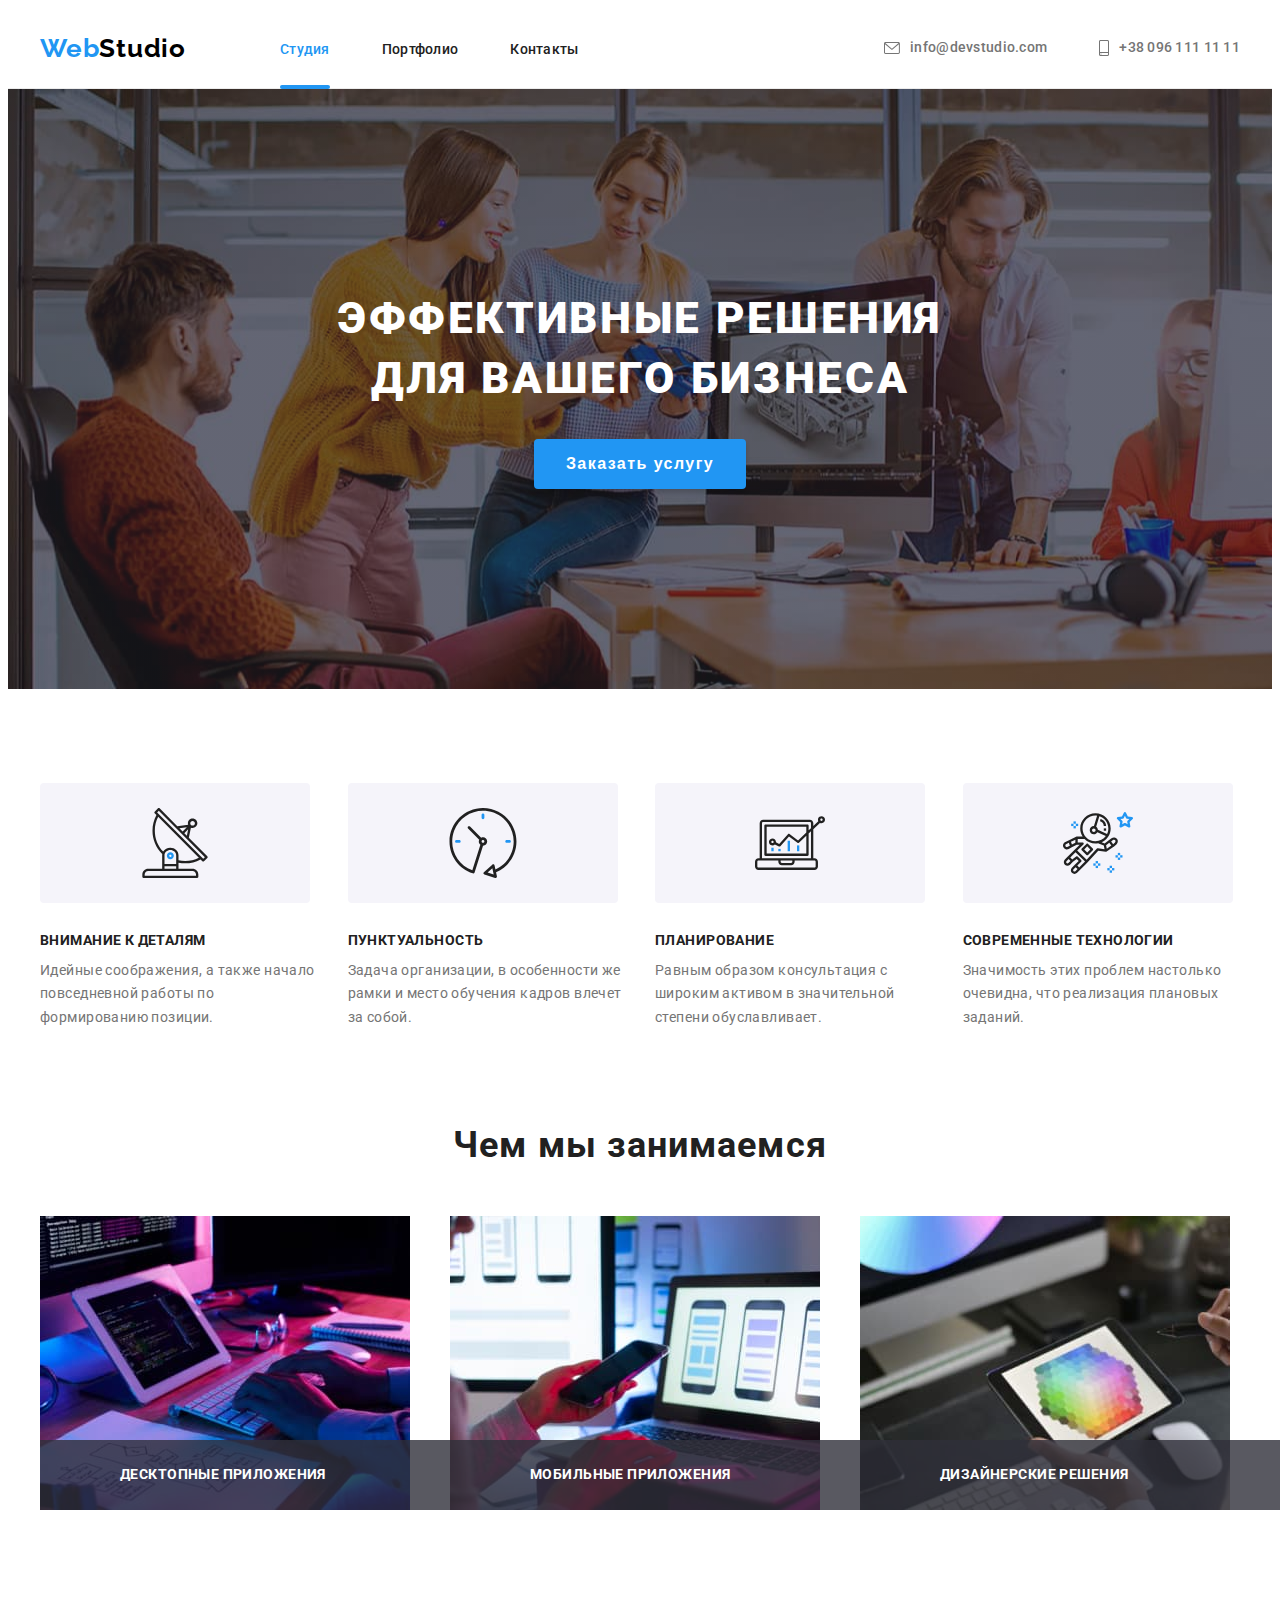
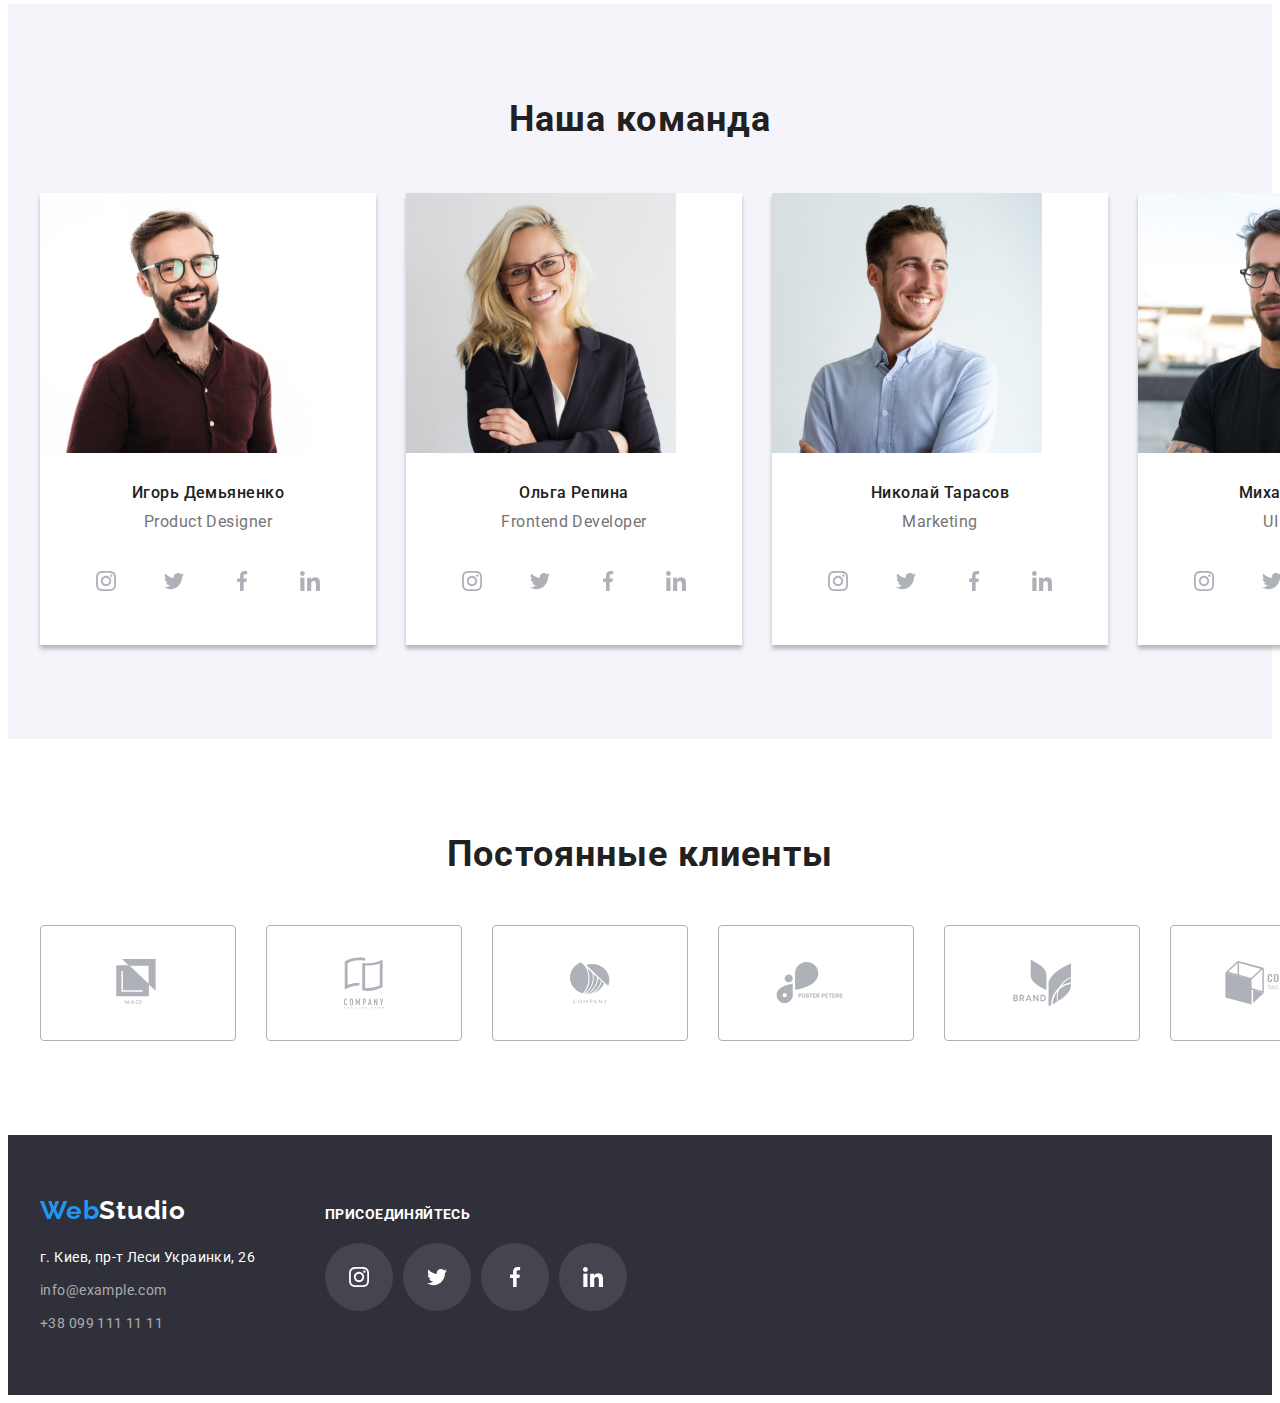
<file: index.html>
<!DOCTYPE html>
<html lang="ru">
<head>
    <meta charset="UTF-8">
    <meta http-equiv="X-UA-Compatible" content="IE=edge">
    <meta name="viewport" content="width=device-width, initial-scale=1.0">
    <title>Веб Студия</title>
    <link rel="preconnect" href="https://fonts.gstatic.com">
    <link href="https://fonts.googleapis.com/css2?family=Raleway:wght@700&family=Roboto:wght@400;500;700;900&display=swap" 
    rel="stylesheet">
    <link rel="stylesheet" href="https://cdnjs.cloudflare.com/ajax/libs/modern-normalize/1.0.0/modern-normalize.min.css" 
    integrity="sha512-ISS7cAi1PEhQ8jnbJpJZMd29NlhNj4AWYyLOSp2CE/CsHxTCu+r+t0D2yoJudVrd0/8fTVPUVDzY5Tvli75u/g=="
    crossorigin="anonymous"/>
    <link rel="stylesheet" href="https://cdnjs.cloudflare.com/ajax/libs/animate.css/4.1.1/animate.min.css"/>
    <link rel="stylesheet" href="./css/styles.css">
</head>
<body>
    <header class="header">
        <div class="container">
        <nav class="navigation"> 
            <a class="header-logo link animate__pulse" href="" lang="en">Web<span class="header-logo-part">Studio</span></a> 
            <ul class="navigation-list list">
                <li class="navigation-list-item">
                    <a class="navigation-link link active" href="">Студия</a>
                </li>
                <li class="navigation-list-item">
                    <a class="navigation-link link" href="./portfolio.html">Портфолио</a>
                </li>
                <li class="navigation-list-item">
                    <a class="navigation-link link" href="">Контакты</a>
                </li>
            </ul>
        </nav>
        <div class="contacts">
         <ul class="contacts list">
            <li class="contacts-item">
                 <a class="header-link link" href="mailto:info@devstudio.com" lang="en">
                        <svg class="contacts-icon" width="16" height="12">
                        <use href="./images/icons.svg#icon-envelope"></use>
                    </svg>
                    info@devstudio.com</a>
            </li>
            <li class="contacts-item"> 
                <a class="header-link link" href="tel:+380961111111">
                    <svg class="contacts-icon" width="10" height="16">
                        <use href="./images/icons.svg#icon-smartphone"></use>
                    </svg>
                    +38 096 111 11 11</a>
            </li>
         </ul>
         </div>
         </div>
          </header>
          <main>
        <!-- HERO -->
        <section class="hero">
            <div class="container">
            <h1 class="hero-title">Эффективные решения <br>для вашего бизнеса</h1>
            <button class="modal-btn" type="button" data-modal-open>Заказать услугу</button>
            </div>
        </section>
        <!-- ABOUT US -->
        <section class="about section">
            <div class="container">
            <h2 class="visually-hidden">Наши преимущества</h2>
            <ul class="advantages-list list">
                <li class="advantages-list-item">
                    <div class="thumb">
                        <svg class="advantages-icon" width="70" height="70">
                            <use href="./images/icons.svg#icon-antenna"></use>
                        </svg>
                    </div>
                    <h3 class="advantages-title">Внимание к деталям</h3>
                    <p class="advantages-description">Идейные соображения, а также начало повседневной работы по формированию позиции.</p>
                </li>
                <li class="advantages-list-item">
                    <div class="thumb">
                        <svg class="advantages-icon" width="70" height="70">
                            <use href="./images/icons.svg#icon-clock"></use>
                        </svg>
                    </div>
                    <h3 class="advantages-title">Пунктуальность</h3>
                    <p class="advantages-description">Задача организации, в особенности же рамки и место обучения кадров влечет за собой.</p>
                </li>
                <li class="advantages-list-item">
                    <div class="thumb">
                        <svg class="advantages-icon" width="70" height="70">
                            <use href="./images/icons.svg#icon-diagram"></use>
                        </svg>
                    </div>
                    <h3 class="advantages-title">Планирование</h3>
                    <p class="advantages-description">Равным образом консультация с широким активом в значительной степени обуславливает.</p>
                </li>
                <li class="advantages-list-item">
                    <div class="thumb">
                        <svg class="advantages-icon" width="70" height="70">
                            <use href="./images/icons.svg#icon-astronaut"></use>
                        </svg>
                    </div>
                    <h3 class="advantages-title">Современные технологии</h3>
                    <p class="advantages-description">Значимость этих проблем настолько очевидна, что реализация плановых заданий.</p>
                </li>
            </ul>
            </div>
        </section>
        <!-- OUR SERVICES -->
        <section class="services">
            <div class="container">
            <h2 class="services-subtitle">Чем мы занимаемся</h2>
            <ul class="services-list list">
                <li class="services-list-item">
                    <img class="services-list-img" src="./images/box-1.jpg" alt="Работа с компьютером" width="370" height="294">
                    <p class="serices-overlay">Десктопные приложения</p>
                </li>
                <li class="services-list-item">
                    <img class="services-list-img" src="./images/box-2.jpg" alt="Работа с телефоном" width="370" height="294">
                    <p class="serices-overlay">Мобильные приложения</p>
                </li>
                <li class="services-list-item">
                    <img class="services-list-img" src="./images/box-3.jpg" alt="Работа с планшетом" width="370" height="294">
                    <p class="serices-overlay">Дизайнерские решения</p>
                </li>
            </ul>
            </div>
        </section>
        <!-- TEAM  -->
        <section class="team section">
            <div class="container">
            <h2 class="team-subtitle">Наша команда</h2>
            <ul class="team-list list">
                <li class="team-list-item">
                    <img class="team-list-img" src="./images/team-1.jpg" alt="Участник команды" width="270" height="260">
                    <div class="team-list-content-wrapper">
                    <h3 class="team-title">Игорь Демьяненко</h3>
                    <p class="team-description" lang="en">Product Designer</p>
                    <ul class="social-list">
                            <li class="social-item">
                                <a class="social-list-link" href="">
                                <svg class="social-icon" width="20" height="20">
                                    <use href="./images/icons.svg#icon-instagram"></use> 
                                </svg>
                            </a>
                            </li>
                            <li class="social-item">
                                <a class="social-list-link" href="">
                                    <svg class="social-icon" width="20" height="20">
                                        <use href="./images/icons.svg#icon-twitter"></use>
                                    </svg>
                                </a>
                            </li>
                            <li class="social-item">
                                <a class="social-list-link" href="">
                                    <svg class="social-icon" width="20" height="20">
                                        <use href="./images/icons.svg#icon-facebook"></use>
                                    </svg>
                                </a>
                            </li>
                            <li class="social-item">
                                <a class="social-list-link" href="">
                                    <svg class="social-icon" width="20" height="20">
                                        <use href="./images/icons.svg#icon-linkedin"></use>
                                    </svg>
                                </a>
                            </li>
                        </ul>
                    </div>
                </li>
                <li class="team-list-item">
                    <img class="team-list-img" src="./images/team-2.jpg" alt="Участник команды" width="270" height="260">
                    <div class="team-list-content-wrapper">
                    <h3 class="team-title">Ольга Репина</h3>
                    <p class="team-description" lang="en">Frontend Developer</p>
                    <ul class="social-list">
                        <li class="social-item">
                            <a class="social-list-link" href="">
                                <svg class="social-icon" width="20" height="20">
                                    <use href="./images/icons.svg#icon-instagram"></use>
                                </svg>
                            </a>
                        </li>
                        <li class="social-item">
                             <a class="social-list-link" href="">
                                <svg class="social-icon" width="20" height="20">
                                    <use href="./images/icons.svg#icon-twitter"></use>
                                </svg>
                            </a>
                         </li>
                        <li class="social-item">
                            <a class="social-list-link" href="">
                                 <svg class="social-icon" width="20" height="20">
                                     <use href="./images/icons.svg#icon-facebook"></use>
                                 </svg>
                            </a>
                        </li>
                        <li class="social-item">
                            <a class="social-list-link" href="">
                                <svg class="social-icon" width="20" height="20">
                                    <use href="./images/icons.svg#icon-linkedin"></use>
                                </svg>
                            </a>
                        </li>
                    </ul>
                    </div>
                </li>
                <li class="team-list-item">
                    <img class="team-list-img" src="./images/team-3.jpg" alt="Участник команды" width="270" height="260">
                    <div class="team-list-content-wrapper">
                    <h3 class="team-title">Николай Тарасов</h3>
                    <p class="team-description" lang="en">Marketing</p>
                    <ul class="social-list">
                        <li class="social-item">
                            <a class="social-list-link" href="">
                                <svg class="social-icon" width="20" height="20">
                                    <use href="./images/icons.svg#icon-instagram"></use>
                                </svg>
                            </a>
                        </li>
                        <li class="social-item">
                             <a class="social-list-link" href="">
                                <svg class="social-icon" width="20" height="20">
                                    <use href="./images/icons.svg#icon-twitter"></use>
                                </svg>
                            </a>
                         </li>
                        <li class="social-item">
                            <a class="social-list-link" href="">
                                 <svg class="social-icon" width="20" height="20">
                                     <use href="./images/icons.svg#icon-facebook"></use>
                                 </svg>
                            </a>
                        </li>
                        <li class="social-item">
                            <a class="social-list-link" href="">
                                <svg class="social-icon" width="20" height="20">
                                    <use href="./images/icons.svg#icon-linkedin"></use>
                                </svg>
                            </a>
                        </li>
                    </ul>
                    </div>
                </li>
                <li class="team-list-item">
                    <img class="team-list-img" src="./images/team-4.jpg" alt="Участник команды" width="270" height="260">
                    <div class="team-list-content-wrapper">
                    <h3 class="team-title">Михаил Ермаков</h3>
                    <p class="team-description" lang="en">UI Designer</p>
                    <ul class="social-list">
                        <li class="social-item">
                            <a class="social-list-link" href="">
                                <svg class="social-icon" width="20" height="20">
                                    <use href="./images/icons.svg#icon-instagram"></use>
                                </svg>
                            </a>
                        </li>
                        <li class="social-item">
                            <a class="social-list-link" href="">
                                <svg class="social-icon" width="20" height="20">
                                    <use href="./images/icons.svg#icon-twitter"></use>
                                </svg>
                            </a>
                        </li>
                        <li class="social-item">
                            <a class="social-list-link" href="">
                                <svg class="social-icon" width="20" height="20">
                                    <use href="./images/icons.svg#icon-facebook"></use>
                                </svg>
                            </a>
                        </li>
                        <li class="social-item">
                            <a class="social-list-link" href="">
                                <svg class="social-icon" width="20" height="20">
                                    <use href="./images/icons.svg#icon-linkedin"></use>
                                </svg>
                            </a>
                        </li>
                    </ul>
                    </div>
                </li>
            </ul>
            </div>
        </section>
        <!-- CLIENTS  -->
        <section class="clients section">
            <div class="container">
                <h2 class="clients-subtitle">Постоянные клиенты</h2>
                <ul class="clients-list">
                    <li class="clients-list-item">
                        <a class="clients-list-link" href="">
                            <svg class="clients-icon" width="44" height="48">
                                <use href="./images/icons.svg#icon-logo-1"></use>
                            </svg>  
                        </a>
                    </li>
                    <li class="clients-list-item">
                        <a class="clients-list-link" href="">
                            <svg class="clients-icon" width="40" height="52">
                                <use href="./images/icons.svg#icon-logo-2"></use>
                            </svg>
                        </a>
                    </li>
                    <li class="clients-list-item">
                        <a class="clients-list-link" href="">
                            <svg class="clients-icon" width="40" height="42">
                                <use href="./images/icons.svg#icon-logo-3"></use>
                            </svg>
                        </a>
                    </li>
                    <li class="clients-list-item">
                        <a class="clients-list-link" href="">
                            <svg class="clients-icon" width="80" height="42">
                                <use href="./images/icons.svg#icon-logo-4"></use>
                            </svg>
                        </a>
                    </li>
                    <li class="clients-list-item">
                        <a class="clients-list-link" href="">
                            <svg class="clients-icon" width="58" height="46">
                                <use href="./images/icons.svg#icon-logo-5"></use>
                            </svg>
                        </a>
                    </li>
                    <li class="clients-list-item">
                        <a class="clients-list-link" href="">
                            <svg class="clients-icon" width="88" height="44">
                                <use href="./images/icons.svg#icon-logo-6"></use>
                            </svg>
                        </a>
                    </li>
                    </ul>
            </div>
        </section>
                </main>
    <footer class="footer">
        <div class="container">
            <div class="footer-list">
        <a class="footer-logo link" href="" lang="en">Web<span class="footer-logo-part">Studio</span></a>
        <address class="adress">
            <p class="adress-name">г. Киев, пр-т Леси Украинки, 26</p>
            <a class="footer-link list link" href="mailto:info@example.com">info@example.com</a>
            <a class="footer-link list link" href="tel:+380991111111">+38 099 111 11 11</a>
        </address>
            </div>
        <div class="section-footer-social-list">
            <b class="join-us">Присоединяйтесь</b>
            <ul class="footer-social-list">
                <li class="footer-social-list-item">
                    <a href="" class="footer-social-list-link">
                        <svg class="footer-social-list-icon" width="20" height="20">
                            <use href="./images/icons.svg#icon-instagram"></use>
                        </svg>
                    </a>
                </li>
                <li class="footer-social-list-item">
                    <a href="" class="footer-social-list-link">
                        <svg class="footer-social-list-icon" width="20" height="20">
                            <use href="./images/icons.svg#icon-twitter"></use>
                        </svg>
                    </a>
                </li>
                <li class="footer-social-list-item">
                    <a href="" class="footer-social-list-link">
                        <svg class="footer-social-list-icon" width="20" height="20">
                            <use href="./images/icons.svg#icon-facebook"></use>
                        </svg>
                    </a>
                </li>
                <li class="footer-social-list-item">
                    <a href="" class="footer-social-list-link">
                        <svg class="footer-social-list-icon" width="20" height="20">
                            <use href="./images/icons.svg#icon-linkedin"></use>
                        </svg>
                    </a>
                </li>
            </ul>
        </div>
        </div>
    </footer>
    <div class="backdrop is-hidden" data-modal>
        <div class="modal">
            <button type="button" class="modal-close-btn" data-modal-close>
                <svg class="footer-social-list-icon" width="18" height="18">
                    <use href="./images/icons.svg#icon-close"></use>
                </svg>
            </button>
        </div>
    </div>
    <script src="./js/modal.js"></script>
</body> 
</html>
</file>
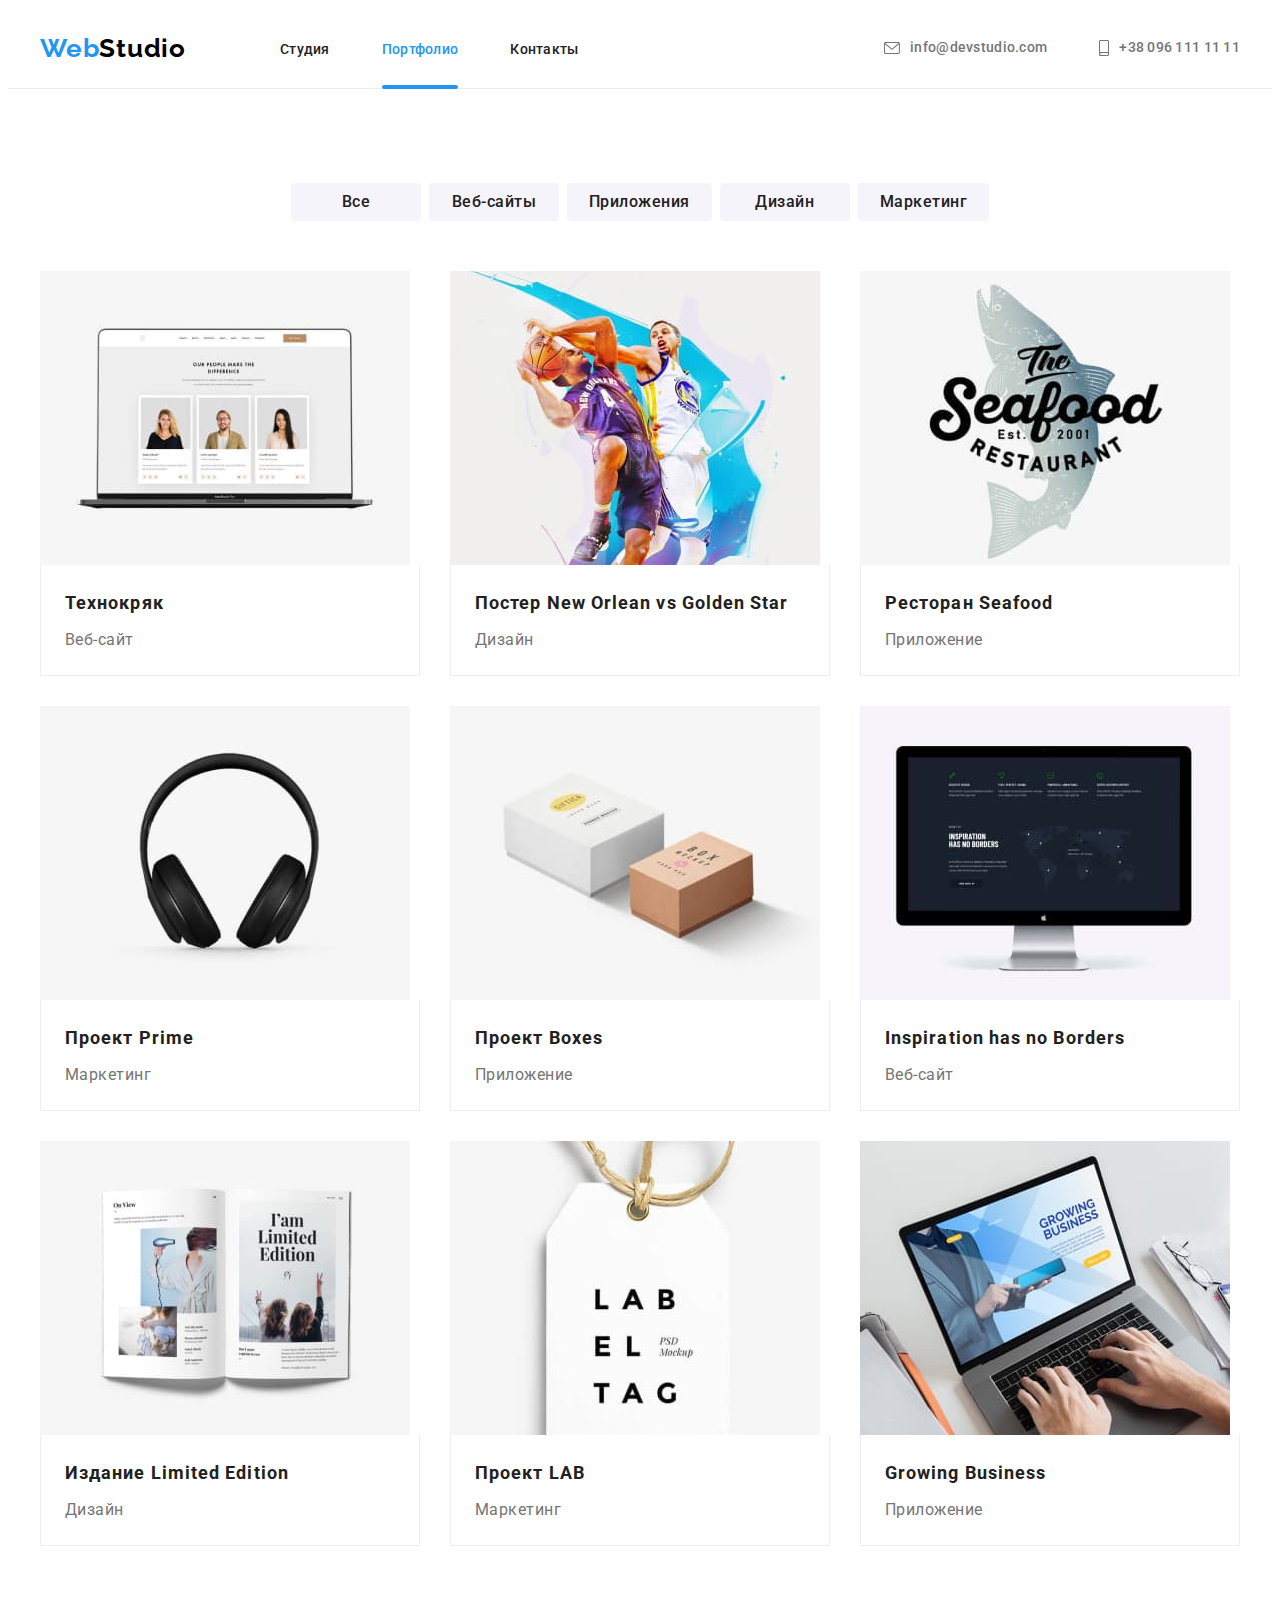
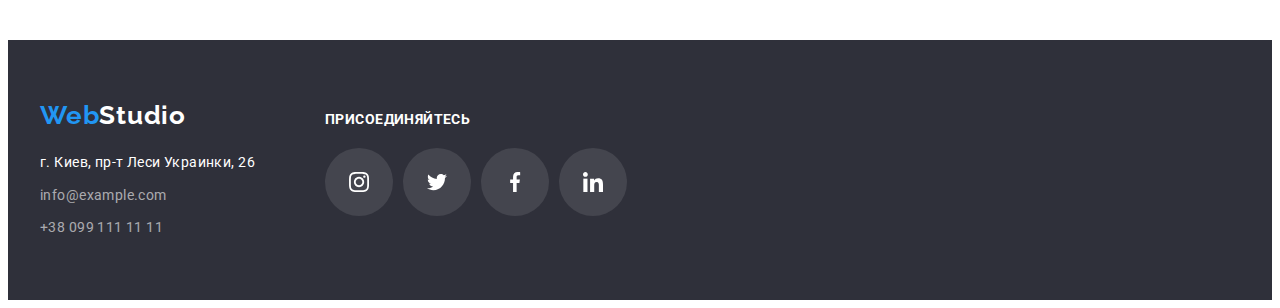
<file: portfolio.html>
<!DOCTYPE html>
<html lang="ru">
<head>
    <meta charset="UTF-8">
    <meta http-equiv="X-UA-Compatible" content="IE=edge">
    <meta name="viewport" content="width=device-width, initial-scale=1.0">
    <title>Portfolio</title>
    <link rel="preconnect" href="https://fonts.gstatic.com">
    <link href="https://fonts.googleapis.com/css2?family=Raleway:wght@700&family=Roboto:wght@400;500;700;900&display=swap"
    rel="stylesheet">
    <link rel="stylesheet" href="https://cdnjs.cloudflare.com/ajax/libs/modern-normalize/1.0.0/modern-normalize.min.css"
    integrity="sha512-ISS7cAi1PEhQ8jnbJpJZMd29NlhNj4AWYyLOSp2CE/CsHxTCu+r+t0D2yoJudVrd0/8fTVPUVDzY5Tvli75u/g=="
    crossorigin="anonymous" />
    <link rel="stylesheet" href="https://cdnjs.cloudflare.com/ajax/libs/animate.css/4.1.1/animate.min.css" />
    <link rel="stylesheet" href="./css/styles.css">
</head>
<body>
    <header class="header">
        <div class="container">
        <nav class="navigation">
            <a class="header-logo link animate__pulse" href="" lang="en">Web<span class="header-logo-part">Studio</span></a>
            <ul class="navigation-list list">
                <li class="navigation-list-item">
                    <a class="navigation-link link" href="./index.html">Студия</a>
                </li>
                <li class="navigation-list-item">
                    <a class="navigation-link link active" href="">Портфолио</a>
                </li>
                <li class="navigation-list-item">
                    <a class="navigation-link link " href="">Контакты</a>
                </li>
            </ul>
        </nav>
        <div class="contacts">
            <ul class="contacts list">
                <li class="contacts-item">
                    <a class="header-link link" href="mailto:info@devstudio.com" lang="en">
                        <svg class="contacts-icon" width="16" height="12">
                            <use href="./images/icons.svg#icon-envelope"></use>
                        </svg>
                        info@devstudio.com</a>
                </li>
                <li class="contacts-item">
                    <a class="header-link link" href="tel:+380961111111">
                        <svg class="contacts-icon" width="10" height="16">
                            <use href="./images/icons.svg#icon-smartphone"></use>
                        </svg>
                        +38 096 111 11 11</a>
                </li>
            </ul>
        </div>
        </div>
    </header>
    <main>
        <h1 class="visually-hidden"> Реализованные проекты студии</h1>
        <section class="portfolio section">
            <div class="container">
            <ul class="portfolio-list list">
                <li class="portfolio-list-item">
                        <button class="portfolio-modal-btn" type="button">Все</button>
                </li>
                <li class="portfolio-list-item">
                        <button class="portfolio-modal-btn" type="button">Веб-сайты</button>
                </li>
                <li class="portfolio-list-item">
                        <button class="portfolio-modal-btn" type="button">Приложения</button>
                </li>
                <li class="portfolio-list-item">
                        <button class="portfolio-modal-btn" type="button">Дизайн</button>
                </li>
                <li class="portfolio-list-item">
                        <button class="portfolio-modal-btn" type="button">Маркетинг</button>
                </li>
            </ul>
            <ul class="projects-list list">
                <li class="projects-list-item">
                    <a href="" class="projects-link">
                        <div class="projects-list-overlay-wrapper">
                    <img class="projects-list-img" src="./images/project-1.jpg" alt="Пример выполненного проекта" width="370" height="294">
                    <p class="overlay">Технокряк это современная площадка распространения коронавируса. Компании используют эту платформу для цифрового
                    шпионажа и атак на защищённые сервера конкурентов.</p>
                        </div>
                    <div class="projects-list-content-wrapper">
                        <h2  class="projects-name">Технокряк</h2>
                        <p  class="projects-description">Веб-сайт</p>
                    </div>
                    </a>
                </li>
                <li class="projects-list-item">
                    <a href="" class="projects-link">
                        <div class="projects-list-overlay-wrapper">
                    <img class="projects-list-img" src="./images/project-2.jpg" alt="Пример выполненного проекта" width="370" height="294">
                    <p class="overlay">Технокряк это современная площадка распространения коронавируса. Компании используют эту платформу для цифрового
                        шпионажа и атак на защищённые сервера конкурентов.</p>
                        </div>
                    <div class="projects-list-content-wrapper">
                        <h2 class="projects-name">Постер<span lang="en"> New Orlean vs Golden Star</span></h2>
                        <p class="projects-description">Дизайн</p>
                    </div>
                    </a>
                </li>
                <li class="projects-list-item">
                    <a href="" class="projects-link">
                        <div class="projects-list-overlay-wrapper"">
                    <img class="projects-list-img" src="./images/project-3.jpg" alt="Пример выполненного проекта" width="370" height="294">
                    <p class="overlay">Технокряк это современная площадка распространения коронавируса. Компании используют эту платформу для цифрового
                        шпионажа и атак на защищённые сервера конкурентов.</p>
                        </div>
                    <div class="projects-list-content-wrapper">
                        <h2 class="projects-name">Ресторан<span lang="en"> Seafood</span></h2>
                        <p class="projects-description">Приложение</p>
                    </div>
                    </a>
                </li>
                <li class="projects-list-item">
                    <a href="" class="projects-link">
                        <div class="projects-list-overlay-wrapper">
                    <img class="projects-list-img" src="./images/project-4.jpg" alt="Пример выполненного проекта" width="370" height="294">
                    <p class="overlay">Технокряк это современная площадка распространения коронавируса. Компании используют эту платформу для цифрового
                        шпионажа и атак на защищённые сервера конкурентов.</p>
                        </div>
                    <div class="projects-list-content-wrapper">
                        <h2 class="projects-name">Проект<span lang="en"> Prime</span></h2>
                        <p class="projects-description">Маркетинг</p>
                    </div>
                    </a>
                </li>
                <li class="projects-list-item">
                    <a href="" class="projects-link">
                        <div class="projects-list-overlay-wrapper">
                    <img class="projects-list-img" src="./images/project-5.jpg" alt="Пример выполненного проекта" width="370" height="294">
                    <p class="overlay">Технокряк это современная площадка распространения коронавируса. Компании используют эту платформу для цифрового
                        шпионажа и атак на защищённые сервера конкурентов.</p>
                        </div>
                    <div class="projects-list-content-wrapper">
                        <h2 class="projects-name">Проект<span lang="en"> Boxes</span></h2>
                        <p class="projects-description">Приложение</p>
                    </div>
                    </a>
                </li>
                <li class="projects-list-item">
                    <a href="" class="projects-link">
                        <div class="projects-list-overlay-wrapper">
                    <img class="projects-list-img" src="./images/project-6.jpg" alt="Пример выполненного проекта" width="370" height="294">
                    <p class="overlay">Технокряк это современная площадка распространения коронавируса. Компании используют эту платформу для цифрового
                        шпионажа и атак на защищённые сервера конкурентов.</p>
                        </div>
                    <div class="projects-list-content-wrapper">
                        <h2 class="projects-name" lang="en"> Inspiration has no Borders</h2>
                        <p class="projects-description">Веб-сайт</p>
                    </div>
                    </a>
                </li>
                <li class="projects-list-item">
                    <a href="" class="projects-link">
                        <div class="projects-list-overlay-wrapper">
                    <img class="projects-list-img" src="./images/project-7.jpg" alt="Пример выполненного проекта" width="370" height="294">
                    <p class="overlay">Технокряк это современная площадка распространения коронавируса. Компании используют эту платформу для цифрового
                        шпионажа и атак на защищённые сервера конкурентов.</p>
                        </div>
                    <div class="projects-list-content-wrapper">
                        <h2 class="projects-name">Издание<span lang="en"> Limited Edition</span></h2>
                        <p class="projects-description">Дизайн</p>
                    </div>
                    </a>
                </li>
                <li class="projects-list-item">
                    <a href="" class="projects-link">
                        <div class="projects-list-overlay-wrapper">
                    <img class="projects-list-img" src="./images/project-8.jpg" alt="Пример выполненного проекта" width="370" height="294">
                    <p class="overlay">Технокряк это современная площадка распространения коронавируса. Компании используют эту платформу для цифрового
                         шпионажа и атак на защищённые сервера конкурентов.</p>
                        </div>
                    <div class="projects-list-content-wrapper">
                        <h2 class="projects-name">Проект<span lang="en"> LAB</span></h2>
                        <p class="projects-description">Маркетинг</p>
                    </div>
                    </a>
                </li>
                <li class="projects-list-item">
                    <a href="" class="projects-link">
                        <div class="projects-list-overlay-wrapper">
                    <img class="projects-list-img" src="./images/project-9.jpg" alt="Пример выполненного проекта" width="370" height="294">
                    <p class="overlay">Технокряк это современная площадка распространения коронавируса. Компании используют эту платформу для цифрового
                        шпионажа и атак на защищённые сервера конкурентов.</p>
                        </div>
                    <div class="projects-list-content-wrapper">
                        <h2 class="projects-name" lang="en"> Growing Business</h2>
                        <p class="projects-description">Приложение</p>
                    </div>
                    </a>
                </li>
            </ul>
            </div>
        </section>
    </main>
    <footer class="footer">
        <div class="container">
            <div class="footer-list">
                <a class="footer-logo link" href="" lang="en">Web<span class="footer-logo-part">Studio</span></a>
                <address class="adress">
                    <p class="adress-name">г. Киев, пр-т Леси Украинки, 26</p>
                    <a class="footer-link list link" href="mailto:info@example.com">info@example.com</a>
                    <a class="footer-link list link" href="tel:+380991111111">+38 099 111 11 11</a>
                </address>
            </div>
            <div class="section-footer-social-list">
                <b class="join-us">Присоединяйтесь</b>
                <ul class="footer-social-list">
                    <li class="footer-social-list-item">
                        <a href="" class="footer-social-list-link">
                            <svg class="footer-social-list-icon" width="20" height="20">
                                <use href="./images/icons.svg#icon-instagram"></use>
                            </svg>
                        </a>
                    </li>
                    <li class="footer-social-list-item">
                        <a href="" class="footer-social-list-link">
                            <svg class="footer-social-list-icon" width="20" height="20">
                                <use href="./images/icons.svg#icon-twitter"></use>
                            </svg>
                        </a>
                    </li>
                    <li class="footer-social-list-item">
                        <a href="" class="footer-social-list-link">
                            <svg class="footer-social-list-icon" width="20" height="20">
                                <use href="./images/icons.svg#icon-facebook"></use>
                            </svg>
                        </a>
                    </li>
                    <li class="footer-social-list-item">
                        <a href="" class="footer-social-list-link">
                            <svg class="footer-social-list-icon" width="20" height="20">
                                <use href="./images/icons.svg#icon-linkedin"></use>
                            </svg>
                        </a>
                    </li>
                </ul>
            </div>
            </div>
        </footer>
    </body>
</html>
</file>
<file: css/styles.css>
:root {
  --main-font: 'Roboto', sans-serif;
  --secondary-font: 'Raleway', sans-serif;
  --accent-color: #2196f3;
  --main-text-color: #212121;
  --secondary-text-color: #757575;
  --third-text-color: #ffffff;
  --main-background-color: #2f303a;
  --section-background-color: #f5f4fa;
  --logo-part-color: #000000;
  --footer-link-color: rgba(255, 255, 255, 0.6);
  --header-border-bottom: #ececec;
  --projects-border-bottom: #eeeeee;
  --icons-color: #afb1b8;
}
body {
  font-family: var(--main-font);
  color: var(--main-text-color);
}
h1,
h2,
h3,
h4,
h5,
h6,
p {
  margin: 0;
}
ul,
ol {
  margin: 0;
  padding: 0;
}
img {
  display: block;
  max-width: 100%;
}
ul {
  list-style-type: none;
}
a {
  text-decoration: none;
}
.link {
  text-decoration: none;
}
.list {
  list-style: none;
}
.adress {
  font-style: normal;
}
.visually-hidden {
  position: absolute !important;
  clip: rect(1px 1px 1px 1px); /* IE6, IE7 */
  clip: rect(1px, 1px, 1px, 1px);
  padding: 0 !important;
  border: 0 !important;
  height: 1px !important;
  width: 1px !important;
  overflow: hidden;
}
.container {
  width: 1200px;
  margin: 0 auto;
  padding-left: 15px;
  padding-right: 15px;
}
.section {
  padding-top: 94px;
  padding-bottom: 94px;
}
/* ==============================СТИЛИ ХЕДЕРА=============================== */
.header .container {
  display: flex;
  align-items: center;
}
.header {
  border-bottom: 1px solid var(--header-border-bottom);
}
.navigation {
  display: flex;
  align-items: center;
}
.navigation-list {
  display: flex;
  align-items: flex-start;
}
.header-logo {
  font-family: var(--secondary-font);
  font-weight: 700;
  font-size: 26px;
  line-height: 1.19;
  letter-spacing: 0.03em;
  color: var(--accent-color);
  margin-right: 94px;
  animation-duration: 1000ms;
}
.header-logo-part {
  color: var(--logo-part-color);
}
.navigation-list-item:not(:last-child) {
  margin-right: 52px;
}
.navigation-link {
  font-weight: 500;
  font-size: 14px;
  line-height: 1.14;
  letter-spacing: 0.02em;
  color: var(--main-text-color);
  padding-top: 32px;
  padding-bottom: 32px;
  transition: color 250ms cubic-bezier(0.4, 0, 0.2, 1);
}
.navigation-link:hover,
.navigation-link:focus {
  color: var(--accent-color);
}
.active {
  position: relative;
  color: var(--accent-color);
}
.active::after {
  position: absolute;
  bottom: 0;
  left: 0;
  content: '';
  display: inline;
  width: 100%;
  height: 4px;
  border-radius: 2px;
  background: var(--accent-color);
}
.contacts-item:not(:last-child) {
  margin-right: 52px;
}
.header-link {
  display: flex;
  align-items: center;
  font-weight: 500;
  font-size: 14px;
  line-height: 1.14;
  letter-spacing: 0.02em;
  color: var(--secondary-text-color);
  padding-top: 32px;
  padding-bottom: 32px;
  transition: color 250ms cubic-bezier(0.4, 0, 0.2, 1);
}
.header-link:hover,
.header-link:focus {
  color: var(--accent-color);
}
.header-link:hover .contacts-icon,
.header-link:focus .contacts-icon {
  fill: var(--accent-color);
}
.contacts-icon {
  margin-right: 10px;
  transition: fill 250ms cubic-bezier(0.4, 0, 0.2, 1);
  fill: var(--secondary-text-color);
}
.contacts {
  display: flex;
  margin-left: auto;
}
/* ========================СТИЛИ MAIN================================== */
.hero {
  background-color: var(--main-background-color);
  padding-top: 200px;
  padding-bottom: 200px;
  background-image: linear-gradient(
      rgba(47, 48, 58, 0.4),
      rgba(47, 48, 58, 0.4)
    ),
    url(../images/bg.jpg);
  background-repeat: no-repeat;
  background-size: cover;
  max-width: 1600px;
  margin: 0 auto;
}
.hero .container {
  text-align: center;
}
.hero-title {
  font-weight: 900;
  font-size: 44px;
  line-height: 1.36;
  letter-spacing: 0.06em;
  text-transform: uppercase;
  color: var(--third-text-color);
  margin-bottom: 30px;
}
/* ============= COMPONENTS ============= */
.modal-btn {
  min-width: 200px;
  padding: 10px 32px;
  background: var(--accent-color);
  box-shadow: 0px 4px 4px rgba(0, 0, 0, 0.15);
  border-radius: 4px;
  font-weight: 600;
  font-size: 16px;
  line-height: 1.87;
  letter-spacing: 0.09em;
  color: var(--third-text-color);
  border-style: unset;
}
.modal-btn:hover,
.modal-btn:focus {
  cursor: pointer;
}
.advantages-list {
  display: flex;
  margin-top: -30px;
  margin-left: -30px;
}
.advantages-list-item {
  margin-left: 30px;
  margin-top: 30px;
  flex-basis: calc(100% / 4 - 30px);
}
.advantages-title {
  font-weight: 700;
  font-size: 14px;
  line-height: 1.14;
  letter-spacing: 0.03em;
  text-transform: uppercase;
  margin-bottom: 10px;
}
.advantages-description {
  font-size: 14px;
  line-height: 1.71;
  letter-spacing: 0.03em;
  color: var(--secondary-text-color);
}
.services {
  padding-bottom: 94px;
}
.services-list {
  display: flex;
  margin-top: -30px;
  margin-left: -30px;
}
.services-list-item {
  position: relative;
  margin-left: 30px;
  margin-top: 30px;
  flex-basis: calc(100% / 3 - 30px);
}
.services-subtitle {
  font-weight: 700;
  font-size: 36px;
  line-height: 1.17;
  text-align: center;
  letter-spacing: 0.03em;
  margin-bottom: 50px;
}
.serices-overlay {
  position: absolute;
  bottom: 0;
  padding: 27px 80px;
  width: 370px;
  font-weight: 700;
  font-size: 14px;
  line-height: 1.14;
  letter-spacing: 0.03em;
  text-transform: uppercase;
  color: var(--third-text-color);
  background: rgba(47, 48, 58, 0.8);
}
.team {
  background-color: var(--section-background-color);
}
.team-list {
  display: flex;
  margin-left: -30px;
  margin-top: -30px;
}

.team-list-item {
  margin-left: 30px;
  margin-top: 30px;
  flex-basis: calc(100% / 4 - 30px);
  background: #ffffff;
  box-shadow: 0px 4px 4px rgba(0, 0, 0, 0.25);
}
.team-subtitle {
  font-weight: 700;
  font-size: 36px;
  line-height: 1.17;
  text-align: center;
  letter-spacing: 0.03em;
  margin-bottom: 52px;
}
.team-title {
  font-weight: 500;
  font-size: 16px;
  line-height: 1.19;
  letter-spacing: 0.03em;
  margin-bottom: 10px;
}
.team-description {
  font-size: 16px;
  line-height: 1.19;
  letter-spacing: 0.03em;
  color: var(--secondary-text-color);
  margin-bottom: 16px;
}
.team-list-content-wrapper {
  text-align: center;
  padding: 30px 32px;
}
.clients-subtitle {
  font-weight: 700;
  font-size: 36px;
  line-height: 1.17;
  text-align: center;
  letter-spacing: 0.03em;
  margin-bottom: 50px;
}
/* ============================== СТИЛИ FOOTER================================ */
.footer {
  padding-top: 60px;
  padding-bottom: 60px;
  background-color: var(--main-background-color);
}
.footer-logo {
  font-family: var(--secondary-font);
  font-weight: 700;
  font-size: 26px;
  line-height: 1.19;
  letter-spacing: 0.03em;
  color: var(--accent-color);
}
.footer-logo-part {
  color: var(--third-text-color);
}
.adress {
  display: flex;
  flex-direction: column;
  margin-top: 20px;
}
.adress-name {
  color: var(--third-text-color);
  font-size: 14px;
  line-height: 1.71;
  letter-spacing: 0.03em;
}
.footer-link {
  font-size: 14px;
  line-height: 1.71;
  letter-spacing: 0.03em;
  color: var(--footer-link-color);
  margin-top: 9px;
}
.footer .container {
  display: flex;
  justify-content: baseline;
  align-items: baseline;
}
.section-footer-social-list {
  margin-left: 70px;
}
.join-us {
  display: block;
  font-weight: 700;
  font-size: 14px;
  line-height: 1.14;
  letter-spacing: 0.03em;
  text-transform: uppercase;
  color: var(--third-text-color);
  margin-bottom: 20px;
}
.footer-social-list {
  display: flex;
  align-items: center;
  justify-content: center;
}
.footer-social-list-link {
  display: flex;
  align-items: center;
  justify-content: center;
  padding: 12px;
  width: 44px;
  height: 44px;
  border-radius: 50%;
  fill: var(--third-text-color);
  background-color: rgba(255, 255, 255, 0.1);
  transition: background-color 250ms cubic-bezier(0.4, 0, 0.2, 1);
}
.footer-social-list-item:not(:last-child) {
  margin-right: 10px;
}
.footer-social-list-link:hover,
.footer-social-list-link:focus {
  background-color: var(--accent-color);
}

/* ====================== Классы страницы портфолио =========================== */
.portfolio-list {
  display: flex;
  justify-content: center;
  margin-bottom: 50px;
}
.portfolio-list-item:not(:last-child) {
  margin-right: 8px;
}
.portfolio-modal-btn {
  min-width: 130px;
  padding: 6px 22px;
  font-family: inherit;
  font-weight: 500;
  font-size: 16px;
  line-height: 1.62;
  letter-spacing: 0.03em;
  color: var(--main-text-color);
  background: var(--section-background-color);
  border-radius: 4px;
  border-style: unset;
  transition: color 250ms cubic-bezier(0.4, 0, 0.2, 1),
    background-color 250ms cubic-bezier(0.4, 0, 0.2, 1),
    box-shadow 250ms cubic-bezier(0.4, 0, 0.2, 1);
}
.portfolio-modal-btn:hover,
.portfolio-modal-btn:focus {
  color: var(--section-background-color);
  background-color: var(--accent-color);
  box-shadow: 0px 4px 4px rgba(0, 0, 0, 0.25);
}
.projects-list {
  display: flex;
  margin-left: -30px;
  margin-top: -30px;
  flex-wrap: wrap;
}
.projects-link {
  color: var(--main-font);
}
.projects-list-item:hover {
  box-shadow: 0px 4px 4px rgba(0, 0, 0, 0.25);
}
.projects-list-item {
  margin-left: 30px;
  margin-top: 30px;
  flex-basis: calc(100% / 3 - 30px);
  transition: box-shadow 250ms cubic-bezier(0.4, 0, 0.2, 1);
}
.projects-list-content-wrapper {
  padding: 20px 24px;
  border: 1px solid var(--projects-border-bottom);
  border-top: none;
}
.projects-name {
  font-weight: 700;
  font-size: 18px;
  line-height: 2;
  letter-spacing: 0.06em;
  margin-bottom: 4px;
}
.projects-description {
  font-size: 16px;
  line-height: 1.87;
  letter-spacing: 0.03em;
  color: var(--secondary-text-color);
}
.projects-list-overlay-wrapper {
  position: relative;
  overflow: hidden;
}
.overlay {
  position: absolute;
  top: 0;
  left: 0;
  height: 100%;
  font-weight: 400;
  font-size: 18px;
  line-height: 1.55;
  letter-spacing: 0.03em;
  color: var(--third-text-color);
  background-color: rgba(33, 150, 243, 0.9);
  padding: 63px 24px;
  transform: translateY(100%);
  transition: transform 250ms cubic-bezier(0.4, 0, 0.2, 1);
}
.projects-link:hover .overlay,
.projects-link:focus .overlay {
  transform: translateY(0%);
}
/* ======================================Классы иконок=========================================== */
.thumb {
  display: flex;
  align-items: center;
  justify-content: center;
  margin-bottom: 30px;
  width: 270px;
  height: 120px;
  background-color: var(--section-background-color);
  border-radius: 4px;
}
.social-list {
  display: flex;
  align-items: center;
  justify-content: space-between;
}
.social-list-link {
  display: flex;
  align-items: center;
  justify-content: center;
  padding: 12px;
  width: 44px;
  height: 44px;
  border-radius: 50%;
  fill: var(--icons-color);
  transition: fill 250ms cubic-bezier(0.4, 0, 0.2, 1),
    background-color 250ms cubic-bezier(0.4, 0, 0.2, 1);
}
.social-list-link:hover,
.social-list-link:focus {
  fill: var(--third-text-color);
  background-color: var(--accent-color);
}
.clients-list-item:not(:last-child) {
  margin-right: 30px;
}
.clients-list {
  display: flex;
  align-items: center;
}
.clients-list-link {
  display: flex;
  align-items: center;
  justify-content: center;
  padding: 12px;
  width: 170px;
  height: 90px;
  fill: var(--icons-color);
  border: 1px solid var(--icons-color);
  border-radius: 4px;
  transition: fill 250ms cubic-bezier(0.4, 0, 0.2, 1),
    border 250ms cubic-bezier(0.4, 0, 0.2, 1);
}
.clients-list-link:hover,
.clients-list-link:focus {
  fill: var(--accent-color);
  border: 1px solid var(--accent-color);
}
/* ========================================МОДАЛЬНОЕ ОКНО========================================= */
.backdrop {
  position: fixed;
  top: 0;
  left: 0;
  width: 100vw;
  height: 100vh;
  background-color: rgba(0, 0, 0, 0.2);
  transition: opacity 250ms cubic-bezier(0.4, 0, 0.2, 1),
    visibility 250ms cubic-bezier(0.4, 0, 0.2, 1),
    pointer-events 250ms cubic-bezier(0.4, 0, 0.2, 1);
}
.modal {
  position: absolute;
  top: 50%;
  left: 50%;
  transform: translate(-50%, -50%);
  width: 528px;
  height: 580px;
  background-color: #ffffff;
}
.modal-close-btn {
  position: absolute;
  top: 8px;
  right: 8px;
  width: 30px;
  height: 30px;
  background-color: transparent;
  border: 1px solid rgba(0, 0, 0, 0.1);
  border-radius: 50%;
  cursor: pointer;
}
.is-hidden {
  opacity: 0;
  visibility: hidden;
  pointer-events: none;
}
</file>
